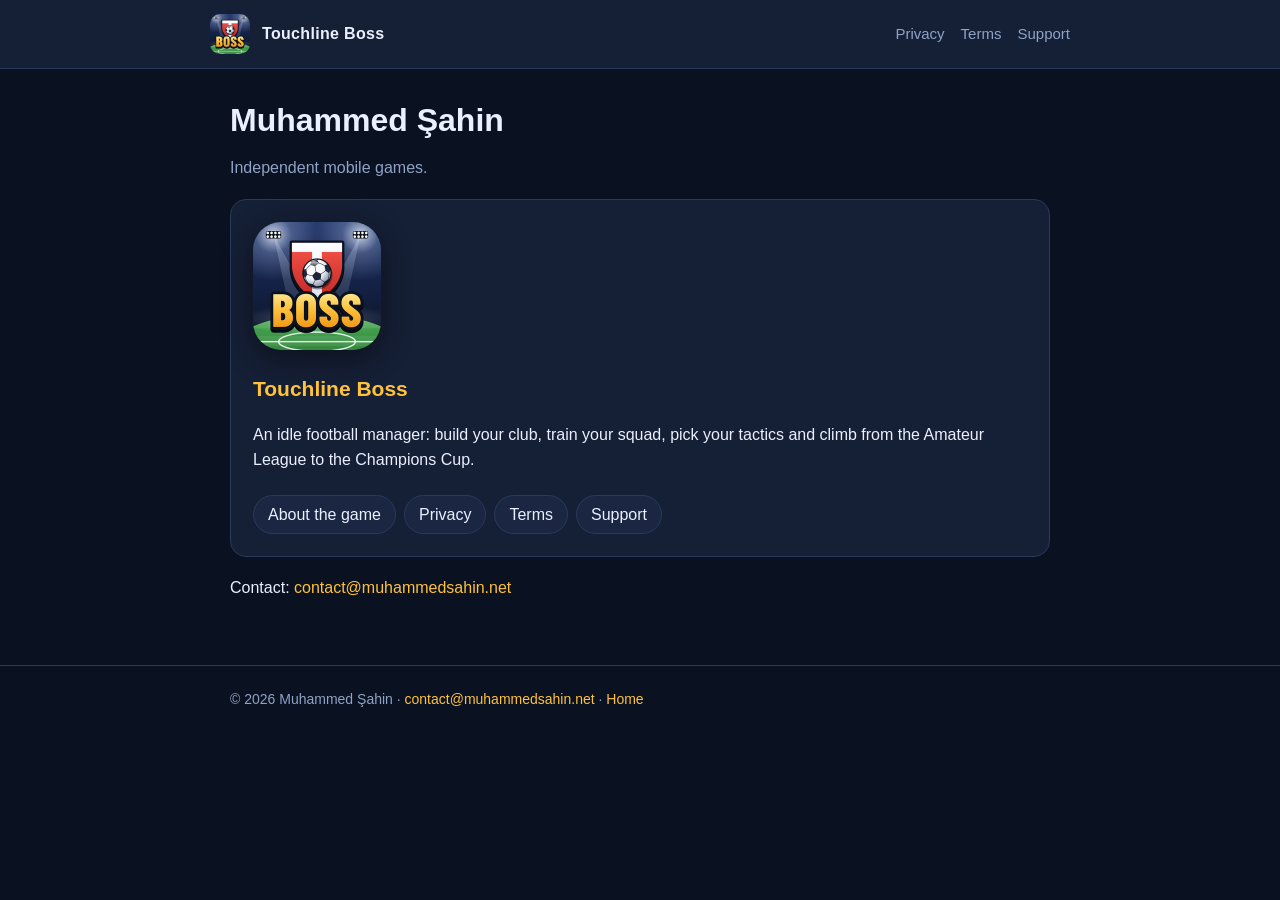
<file: index.html>
<!doctype html>
<html lang="en">
<head>
<meta charset="utf-8">
<meta name="viewport" content="width=device-width,initial-scale=1">
<title>Muhammed Şahin · Games</title>
<meta name="description" content="Mobile games by Muhammed Şahin">
<link rel="icon" href="assets/favicon-64.png">
<link rel="stylesheet" href="assets/style.css">
</head>
<body>
<header><div class="wrap bar">
<a class="brand" href="touchline-boss/"><img src="assets/touchline-boss-icon-256.png" alt="">Touchline Boss</a>
<nav><a href="touchline-boss/privacy/">Privacy</a><a href="touchline-boss/terms/">Terms</a><a href="touchline-boss/support/">Support</a></nav>
</div></header>
<main><div class="wrap">

<h1>Muhammed Şahin</h1>
<p class="muted">Independent mobile games.</p>
<div class="card hero">
  <img src="assets/touchline-boss-icon-256.png" alt="Touchline Boss icon">
  <div>
    <h2 style="margin-top:0">Touchline Boss</h2>
    <p>An idle football manager: build your club, train your squad, pick your tactics and climb from the Amateur League to the Champions Cup.</p>
    <a class="pill" href="touchline-boss/">About the game</a><a class="pill" href="touchline-boss/privacy/">Privacy</a><a class="pill" href="touchline-boss/terms/">Terms</a><a class="pill" href="touchline-boss/support/">Support</a>
  </div>
</div>
<p>Contact: <a href="mailto:contact@muhammedsahin.net">contact@muhammedsahin.net</a></p>
</div></main>
<footer><div class="wrap">© 2026 Muhammed Şahin · <a href="mailto:contact@muhammedsahin.net">contact@muhammedsahin.net</a> · <a href="">Home</a></div></footer>
</body>
</html>
</file>
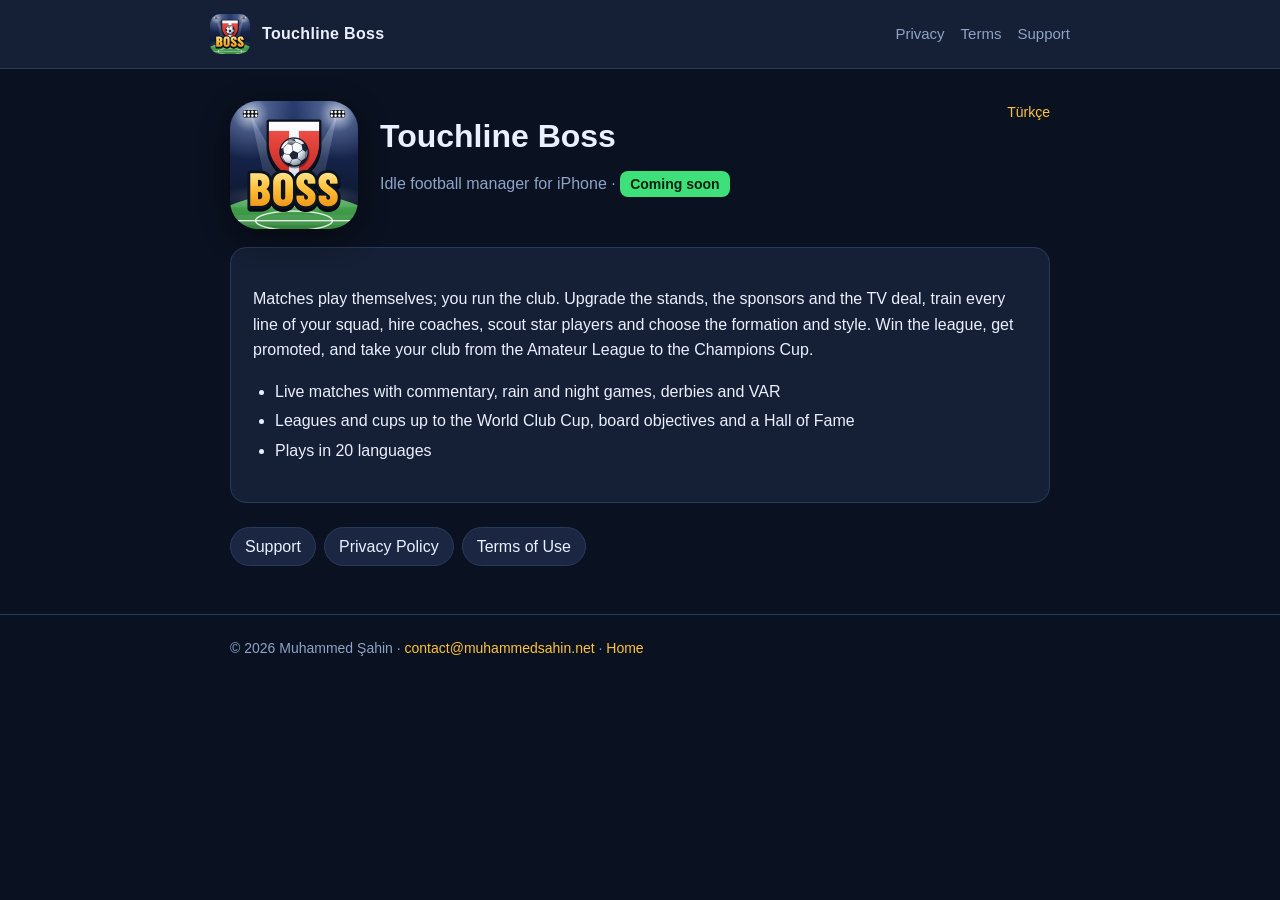
<file: touchline-boss/index.html>
<!doctype html>
<html lang="en">
<head>
<meta charset="utf-8">
<meta name="viewport" content="width=device-width,initial-scale=1">
<title>Touchline Boss</title>
<meta name="description" content="Touchline Boss, an idle football manager for iPhone">
<link rel="icon" href="../assets/favicon-64.png">
<link rel="stylesheet" href="../assets/style.css">
</head>
<body>
<header><div class="wrap bar">
<a class="brand" href="../touchline-boss/"><img src="../assets/touchline-boss-icon-256.png" alt="">Touchline Boss</a>
<nav><a href="../touchline-boss/privacy/">Privacy</a><a href="../touchline-boss/terms/">Terms</a><a href="../touchline-boss/support/">Support</a></nav>
</div></header>
<main><div class="wrap">
<a class="lang" href="tr/">Türkçe</a>
<div class="hero"><img src="../assets/touchline-boss-icon-512.png" alt="Touchline Boss icon">
<div><h1>Touchline Boss</h1><p class="muted">Idle football manager for iPhone · <span class="badge">Coming soon</span></p></div></div>
<div class="card">
  <p>Matches play themselves; you run the club. Upgrade the stands, the sponsors and the TV deal, train every line of your squad,
  hire coaches, scout star players and choose the formation and style. Win the league, get promoted, and take your club from the
  Amateur League to the Champions Cup.</p>
  <ul>
    <li>Live matches with commentary, rain and night games, derbies and VAR</li>
    <li>Leagues and cups up to the World Club Cup, board objectives and a Hall of Fame</li>
    <li>Plays in 20 languages</li>
  </ul>
</div>
<a class="pill" href="support/">Support</a><a class="pill" href="privacy/">Privacy Policy</a><a class="pill" href="terms/">Terms of Use</a>
</div></main>
<footer><div class="wrap">© 2026 Muhammed Şahin · <a href="mailto:contact@muhammedsahin.net">contact@muhammedsahin.net</a> · <a href="../">Home</a></div></footer>
</body>
</html>
</file>
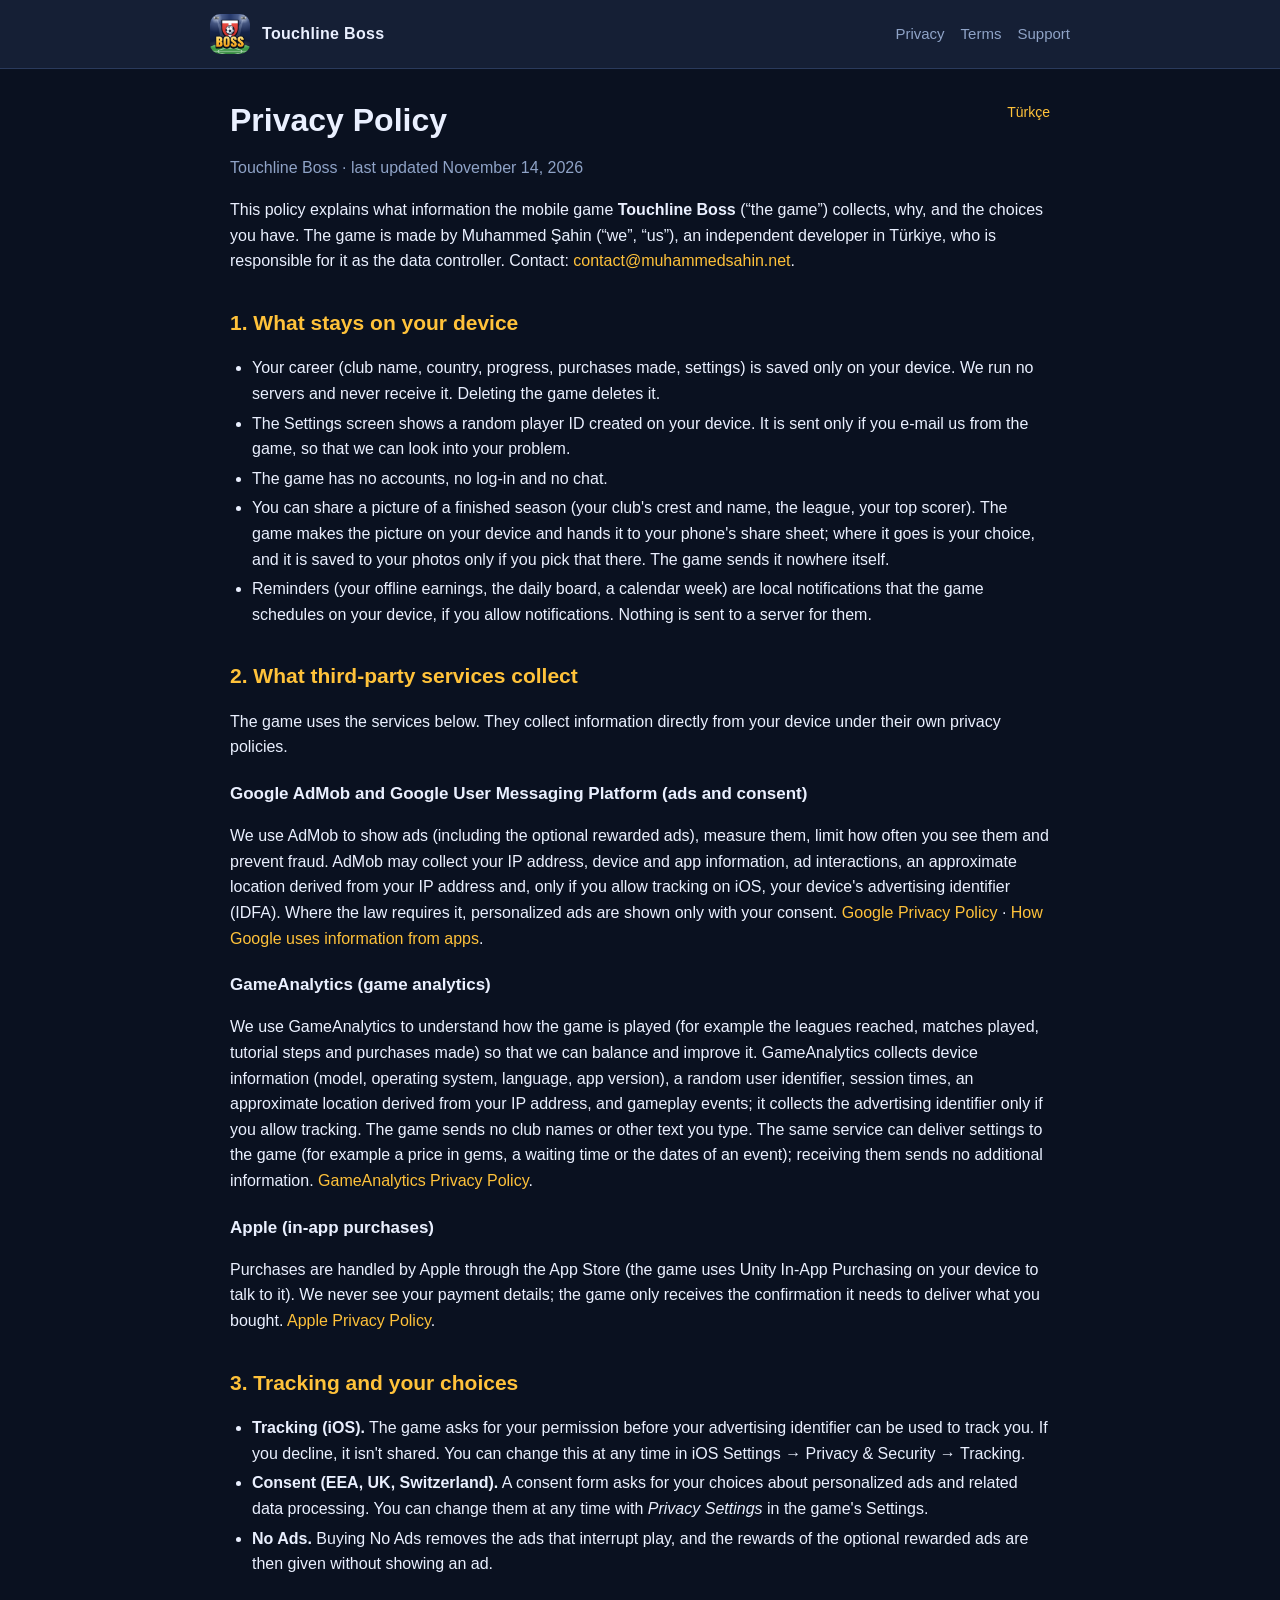
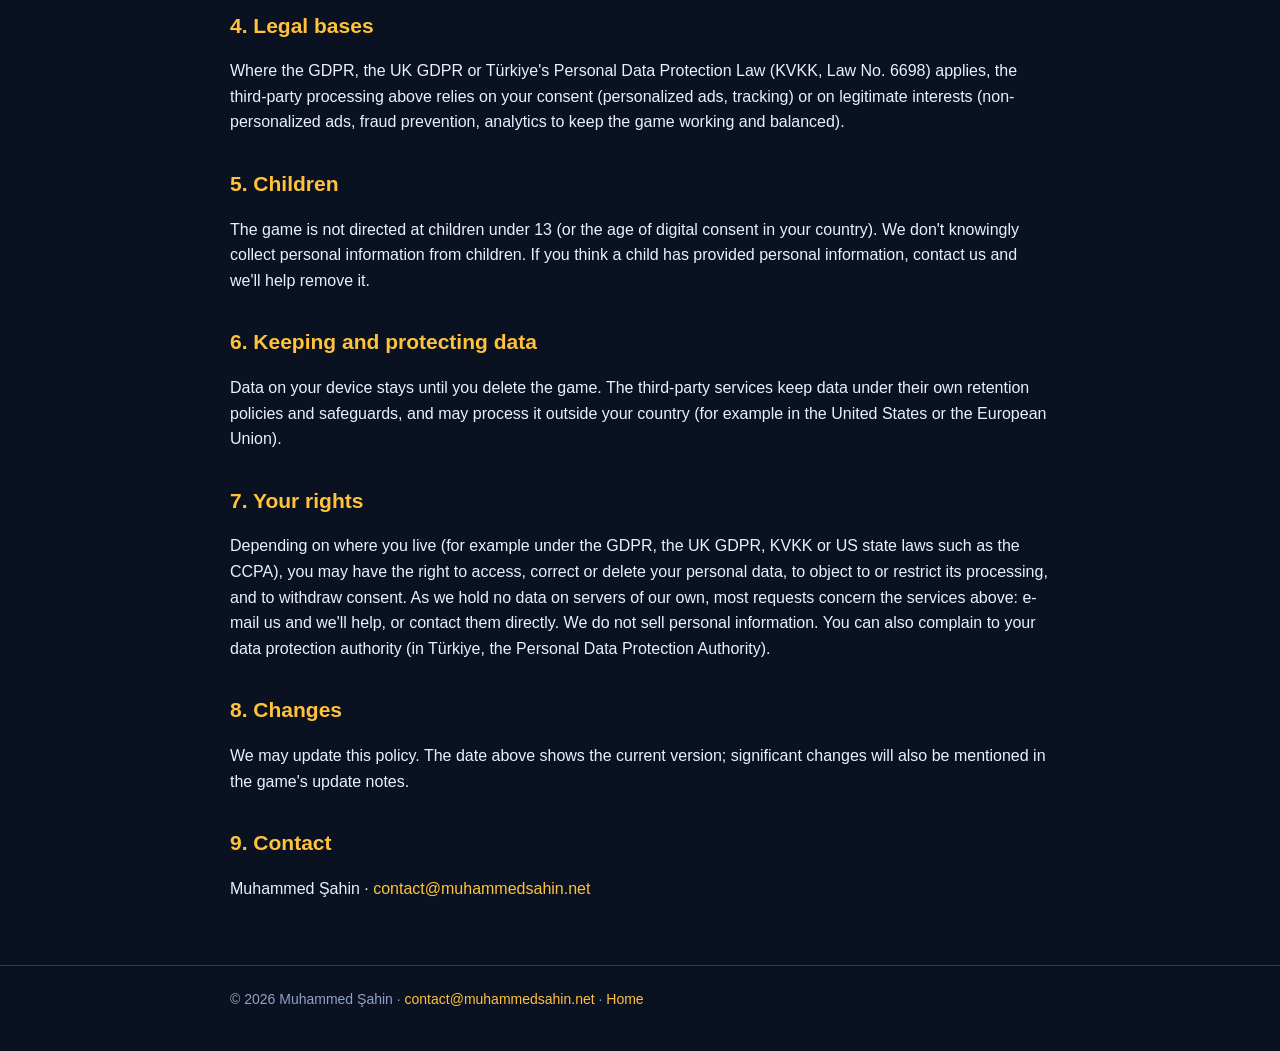
<file: touchline-boss/privacy/index.html>
<!doctype html>
<html lang="en">
<head>
<meta charset="utf-8">
<meta name="viewport" content="width=device-width,initial-scale=1">
<title>Touchline Boss · Privacy Policy</title>
<meta name="description" content="Touchline Boss privacy policy">
<link rel="icon" href="../../assets/favicon-64.png">
<link rel="stylesheet" href="../../assets/style.css">
</head>
<body>
<header><div class="wrap bar">
<a class="brand" href="../../touchline-boss/"><img src="../../assets/touchline-boss-icon-256.png" alt="">Touchline Boss</a>
<nav><a href="../../touchline-boss/privacy/">Privacy</a><a href="../../touchline-boss/terms/">Terms</a><a href="../../touchline-boss/support/">Support</a></nav>
</div></header>
<main><div class="wrap">
<a class="lang" href="tr/">Türkçe</a>
<h1>Privacy Policy</h1>
<p class="muted">Touchline Boss · last updated November 14, 2026</p>
<p>This policy explains what information the mobile game <strong>Touchline Boss</strong> (“the game”) collects, why, and the choices you have.
The game is made by Muhammed Şahin (“we”, “us”), an independent developer in Türkiye, who is responsible for it as the data controller.
Contact: <a href="mailto:contact@muhammedsahin.net">contact@muhammedsahin.net</a>.</p>

<h2>1. What stays on your device</h2>
<ul>
  <li>Your career (club name, country, progress, purchases made, settings) is saved only on your device. We run no servers and never receive it. Deleting the game deletes it.</li>
  <li>The Settings screen shows a random player ID created on your device. It is sent only if you e-mail us from the game, so that we can look into your problem.</li>
  <li>The game has no accounts, no log-in and no chat.</li>
  <li>You can share a picture of a finished season (your club's crest and name, the league, your top scorer). The game makes the picture on your device and hands it
  to your phone's share sheet; where it goes is your choice, and it is saved to your photos only if you pick that there. The game sends it nowhere itself.</li>
  <li>Reminders (your offline earnings, the daily board, a calendar week) are local notifications that the game schedules on your device, if you allow notifications.
  Nothing is sent to a server for them.</li>
</ul>

<h2>2. What third-party services collect</h2>
<p>The game uses the services below. They collect information directly from your device under their own privacy policies.</p>
<h3>Google AdMob and Google User Messaging Platform (ads and consent)</h3>
<p>We use AdMob to show ads (including the optional rewarded ads), measure them, limit how often you see them and prevent fraud. AdMob may collect your IP address,
device and app information, ad interactions, an approximate location derived from your IP address and, only if you allow tracking on iOS, your device's
advertising identifier (IDFA). Where the law requires it, personalized ads are shown only with your consent.
<a href="https://policies.google.com/privacy">Google Privacy Policy</a> · <a href="https://policies.google.com/technologies/partner-sites">How Google uses information from apps</a>.</p>
<h3>GameAnalytics (game analytics)</h3>
<p>We use GameAnalytics to understand how the game is played (for example the leagues reached, matches played, tutorial steps and purchases made) so that we can balance and improve it.
GameAnalytics collects device information (model, operating system, language, app version), a random user identifier, session times, an approximate location
derived from your IP address, and gameplay events; it collects the advertising identifier only if you allow tracking. The game sends no club names or other text you type.
The same service can deliver settings to the game (for example a price in gems, a waiting time or the dates of an event); receiving them sends no additional information.
<a href="https://www.gameanalytics.com/trust/privacy-notice">GameAnalytics Privacy Policy</a>.</p>
<h3>Apple (in-app purchases)</h3>
<p>Purchases are handled by Apple through the App Store (the game uses Unity In-App Purchasing on your device to talk to it). We never see your payment details;
the game only receives the confirmation it needs to deliver what you bought. <a href="https://www.apple.com/legal/privacy/">Apple Privacy Policy</a>.</p>

<h2>3. Tracking and your choices</h2>
<ul>
  <li><strong>Tracking (iOS).</strong> The game asks for your permission before your advertising identifier can be used to track you. If you decline, it isn't
  shared. You can change this at any time in iOS Settings → Privacy &amp; Security → Tracking.</li>
  <li><strong>Consent (EEA, UK, Switzerland).</strong> A consent form asks for your choices about personalized ads and related data processing. You can change
  them at any time with <em>Privacy Settings</em> in the game's Settings.</li>
  <li><strong>No Ads.</strong> Buying No Ads removes the ads that interrupt play, and the rewards of the optional rewarded ads are then given without showing an ad.</li>
</ul>

<h2>4. Legal bases</h2>
<p>Where the GDPR, the UK GDPR or Türkiye's Personal Data Protection Law (KVKK, Law No. 6698) applies, the third-party processing above relies on your consent
(personalized ads, tracking) or on legitimate interests (non-personalized ads, fraud prevention, analytics to keep the game working and balanced).</p>

<h2>5. Children</h2>
<p>The game is not directed at children under 13 (or the age of digital consent in your country). We don't knowingly collect personal information from
children. If you think a child has provided personal information, contact us and we'll help remove it.</p>

<h2>6. Keeping and protecting data</h2>
<p>Data on your device stays until you delete the game. The third-party services keep data under their own retention policies and safeguards, and may process
it outside your country (for example in the United States or the European Union).</p>

<h2>7. Your rights</h2>
<p>Depending on where you live (for example under the GDPR, the UK GDPR, KVKK or US state laws such as the CCPA), you may have the right to access, correct or
delete your personal data, to object to or restrict its processing, and to withdraw consent. As we hold no data on servers of our own, most requests concern
the services above: e-mail us and we'll help, or contact them directly. We do not sell personal information. You can also complain to your data protection
authority (in Türkiye, the Personal Data Protection Authority).</p>

<h2>8. Changes</h2>
<p>We may update this policy. The date above shows the current version; significant changes will also be mentioned in the game's update notes.</p>

<h2>9. Contact</h2>
<p>Muhammed Şahin · <a href="mailto:contact@muhammedsahin.net">contact@muhammedsahin.net</a></p>
</div></main>
<footer><div class="wrap">© 2026 Muhammed Şahin · <a href="mailto:contact@muhammedsahin.net">contact@muhammedsahin.net</a> · <a href="../../">Home</a></div></footer>
</body>
</html>
</file>
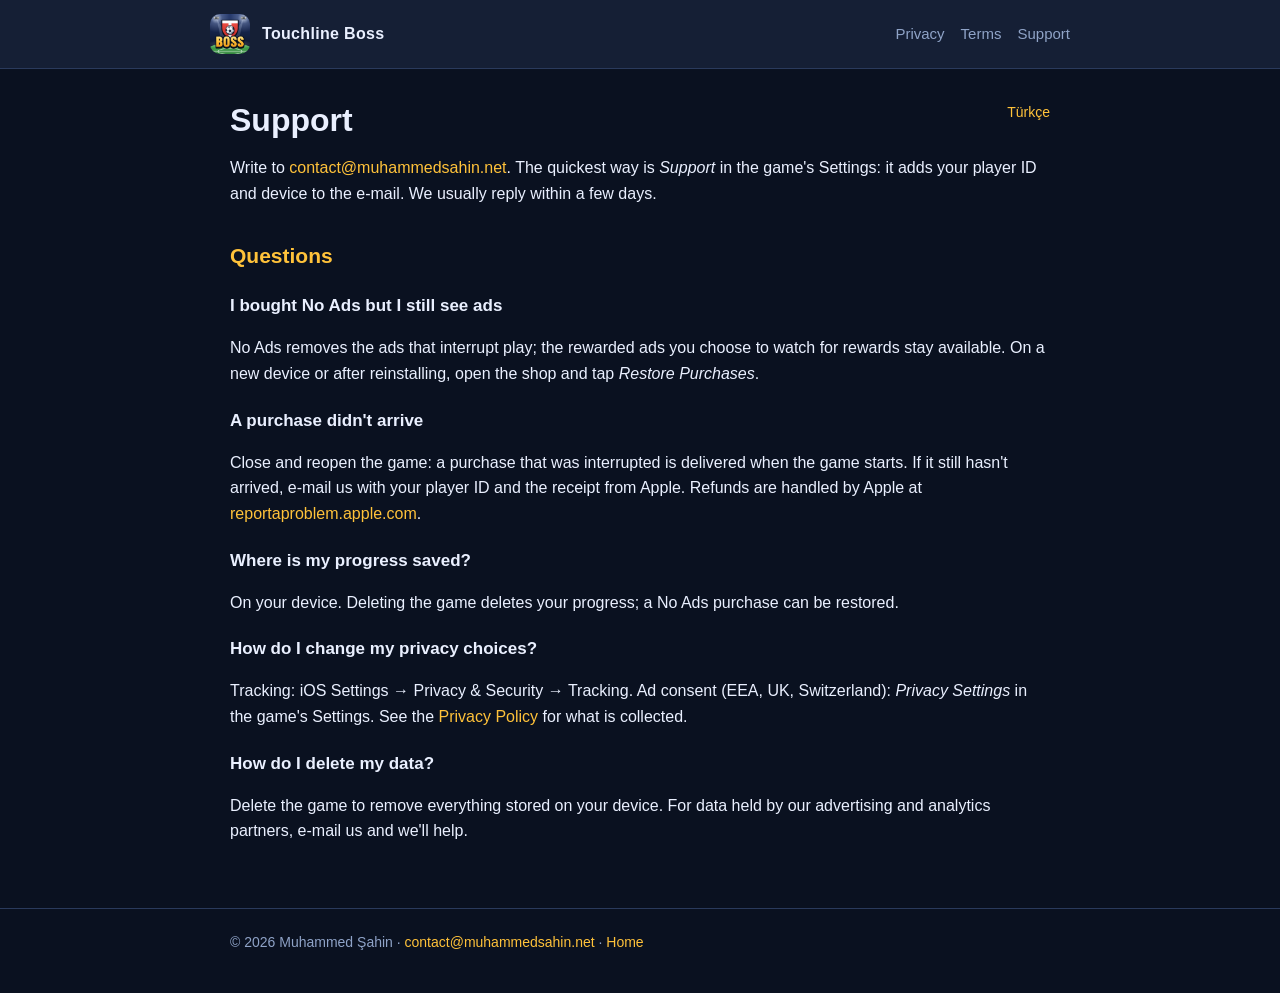
<file: touchline-boss/support/index.html>
<!doctype html>
<html lang="en">
<head>
<meta charset="utf-8">
<meta name="viewport" content="width=device-width,initial-scale=1">
<title>Touchline Boss · Support</title>
<meta name="description" content="Touchline Boss support">
<link rel="icon" href="../../assets/favicon-64.png">
<link rel="stylesheet" href="../../assets/style.css">
</head>
<body>
<header><div class="wrap bar">
<a class="brand" href="../../touchline-boss/"><img src="../../assets/touchline-boss-icon-256.png" alt="">Touchline Boss</a>
<nav><a href="../../touchline-boss/privacy/">Privacy</a><a href="../../touchline-boss/terms/">Terms</a><a href="../../touchline-boss/support/">Support</a></nav>
</div></header>
<main><div class="wrap">
<a class="lang" href="tr/">Türkçe</a>
<h1>Support</h1>
<p>Write to <a href="mailto:contact@muhammedsahin.net?subject=Touchline%20Boss%20support">contact@muhammedsahin.net</a>. The quickest way is <em>Support</em> in the game's Settings: it adds your
player ID and device to the e-mail. We usually reply within a few days.</p>
<h2>Questions</h2>
<h3>I bought No Ads but I still see ads</h3>
<p>No Ads removes the ads that interrupt play; the rewarded ads you choose to watch for rewards stay available. On a new device or after reinstalling, open the shop and tap <em>Restore Purchases</em>.</p>
<h3>A purchase didn't arrive</h3>
<p>Close and reopen the game: a purchase that was interrupted is delivered when the game starts. If it still hasn't arrived, e-mail us with your player ID and the
receipt from Apple. Refunds are handled by Apple at <a href="https://reportaproblem.apple.com">reportaproblem.apple.com</a>.</p>
<h3>Where is my progress saved?</h3>
<p>On your device. Deleting the game deletes your progress; a No Ads purchase can be restored.</p>
<h3>How do I change my privacy choices?</h3>
<p>Tracking: iOS Settings → Privacy &amp; Security → Tracking. Ad consent (EEA, UK, Switzerland): <em>Privacy Settings</em> in the game's Settings.
See the <a href="../privacy/">Privacy Policy</a> for what is collected.</p>
<h3>How do I delete my data?</h3>
<p>Delete the game to remove everything stored on your device. For data held by our advertising and analytics partners, e-mail us and we'll help.</p>
</div></main>
<footer><div class="wrap">© 2026 Muhammed Şahin · <a href="mailto:contact@muhammedsahin.net">contact@muhammedsahin.net</a> · <a href="../../">Home</a></div></footer>
</body>
</html>
</file>
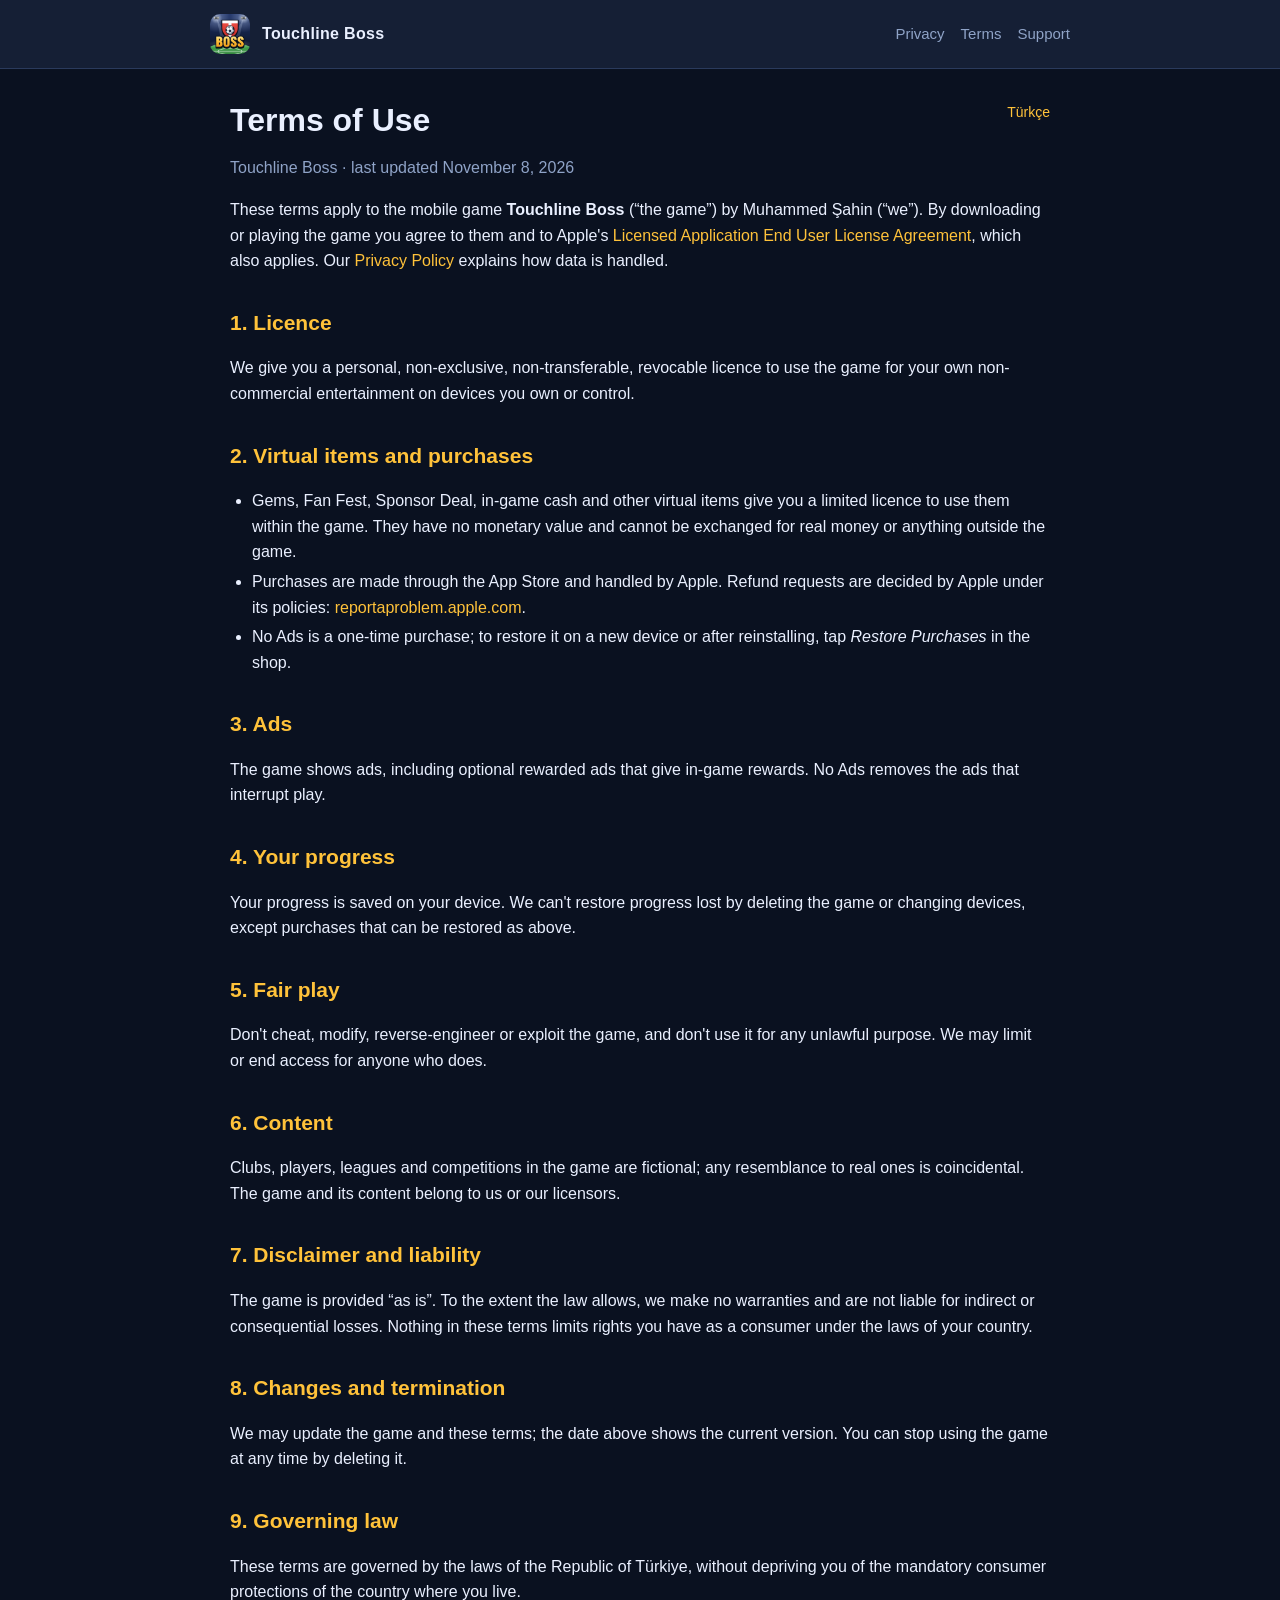
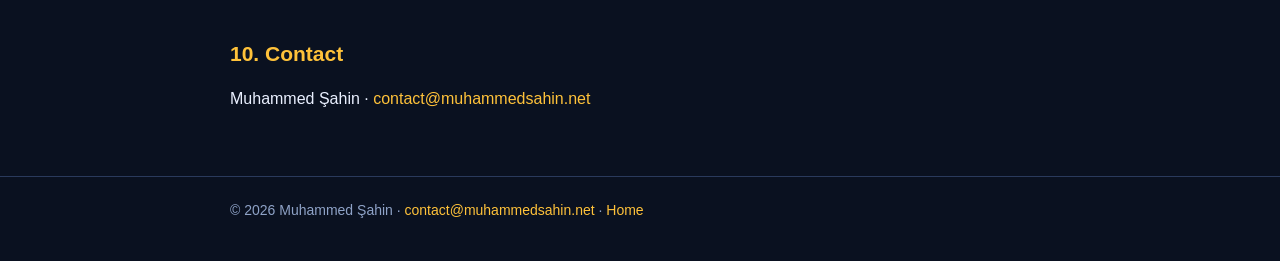
<file: touchline-boss/terms/index.html>
<!doctype html>
<html lang="en">
<head>
<meta charset="utf-8">
<meta name="viewport" content="width=device-width,initial-scale=1">
<title>Touchline Boss · Terms of Use</title>
<meta name="description" content="Touchline Boss terms of use">
<link rel="icon" href="../../assets/favicon-64.png">
<link rel="stylesheet" href="../../assets/style.css">
</head>
<body>
<header><div class="wrap bar">
<a class="brand" href="../../touchline-boss/"><img src="../../assets/touchline-boss-icon-256.png" alt="">Touchline Boss</a>
<nav><a href="../../touchline-boss/privacy/">Privacy</a><a href="../../touchline-boss/terms/">Terms</a><a href="../../touchline-boss/support/">Support</a></nav>
</div></header>
<main><div class="wrap">
<a class="lang" href="tr/">Türkçe</a>
<h1>Terms of Use</h1>
<p class="muted">Touchline Boss · last updated November 8, 2026</p>
<p>These terms apply to the mobile game <strong>Touchline Boss</strong> (“the game”) by Muhammed Şahin (“we”). By downloading or playing the game you agree to them and to
Apple's <a href="https://www.apple.com/legal/internet-services/itunes/dev/stdeula/">Licensed Application End User License Agreement</a>, which also applies. Our <a href="../privacy/">Privacy Policy</a> explains how data is handled.</p>
<h2>1. Licence</h2>
<p>We give you a personal, non-exclusive, non-transferable, revocable licence to use the game for your own non-commercial entertainment on devices you own or control.</p>
<h2>2. Virtual items and purchases</h2>
<ul>
  <li>Gems, Fan Fest, Sponsor Deal, in-game cash and other virtual items give you a limited licence to use them within the game. They have no monetary value and cannot be
  exchanged for real money or anything outside the game.</li>
  <li>Purchases are made through the App Store and handled by Apple. Refund requests are decided by Apple under its policies: <a href="https://reportaproblem.apple.com">reportaproblem.apple.com</a>.</li>
  <li>No Ads is a one-time purchase; to restore it on a new device or after reinstalling, tap <em>Restore Purchases</em> in the shop.</li>
</ul>
<h2>3. Ads</h2>
<p>The game shows ads, including optional rewarded ads that give in-game rewards. No Ads removes the ads that interrupt play.</p>
<h2>4. Your progress</h2>
<p>Your progress is saved on your device. We can't restore progress lost by deleting the game or changing devices, except purchases that can be restored as above.</p>
<h2>5. Fair play</h2>
<p>Don't cheat, modify, reverse-engineer or exploit the game, and don't use it for any unlawful purpose. We may limit or end access for anyone who does.</p>
<h2>6. Content</h2>
<p>Clubs, players, leagues and competitions in the game are fictional; any resemblance to real ones is coincidental. The game and its content belong to us or our licensors.</p>
<h2>7. Disclaimer and liability</h2>
<p>The game is provided “as is”. To the extent the law allows, we make no warranties and are not liable for indirect or consequential losses. Nothing in these terms
limits rights you have as a consumer under the laws of your country.</p>
<h2>8. Changes and termination</h2>
<p>We may update the game and these terms; the date above shows the current version. You can stop using the game at any time by deleting it.</p>
<h2>9. Governing law</h2>
<p>These terms are governed by the laws of the Republic of Türkiye, without depriving you of the mandatory consumer protections of the country where you live.</p>
<h2>10. Contact</h2>
<p>Muhammed Şahin · <a href="mailto:contact@muhammedsahin.net">contact@muhammedsahin.net</a></p>
</div></main>
<footer><div class="wrap">© 2026 Muhammed Şahin · <a href="mailto:contact@muhammedsahin.net">contact@muhammedsahin.net</a> · <a href="../../">Home</a></div></footer>
</body>
</html>
</file>
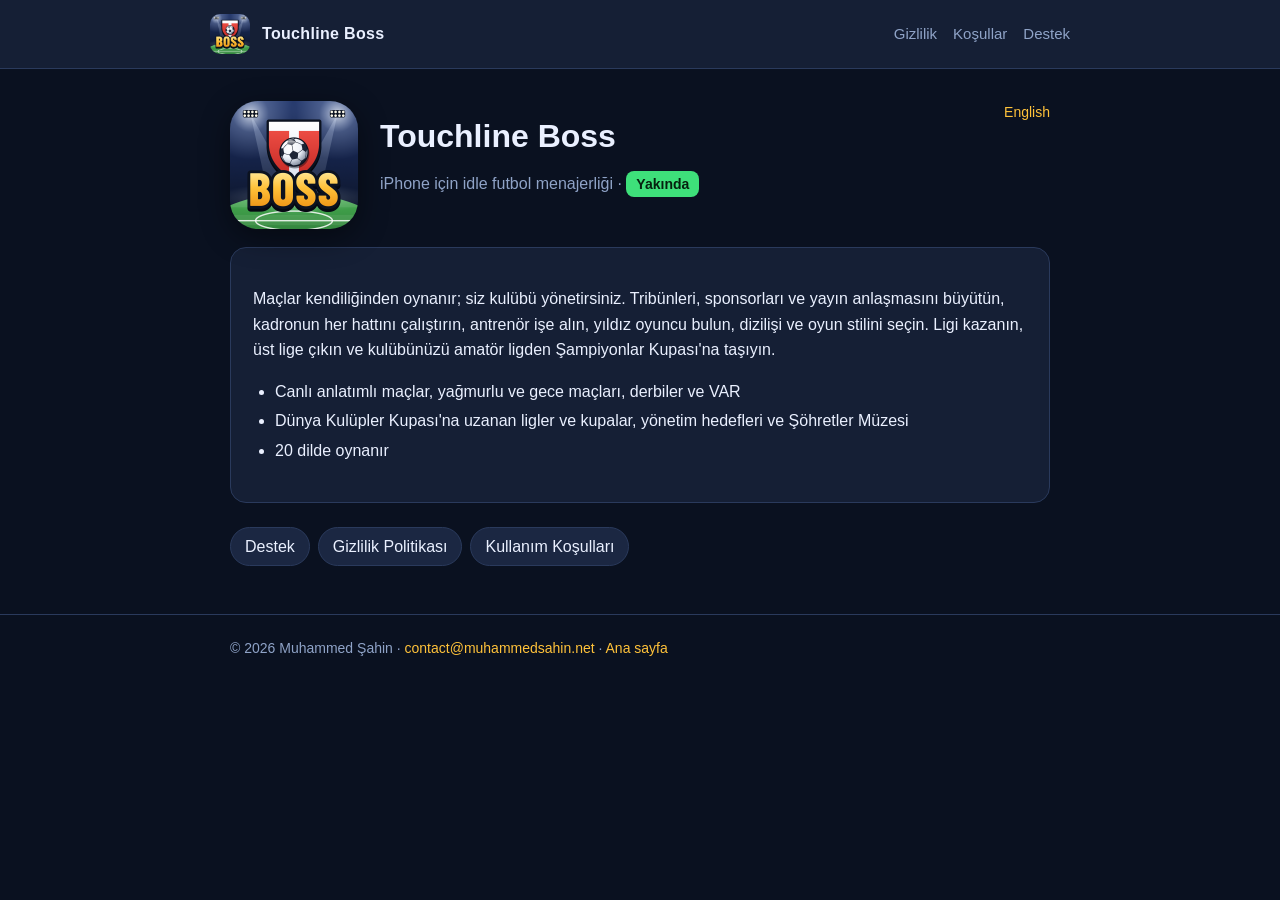
<file: touchline-boss/tr/index.html>
<!doctype html>
<html lang="tr">
<head>
<meta charset="utf-8">
<meta name="viewport" content="width=device-width,initial-scale=1">
<title>Touchline Boss</title>
<meta name="description" content="Touchline Boss, iPhone için idle futbol menajerliği">
<link rel="icon" href="../../assets/favicon-64.png">
<link rel="stylesheet" href="../../assets/style.css">
</head>
<body>
<header><div class="wrap bar">
<a class="brand" href="../../touchline-boss/tr/"><img src="../../assets/touchline-boss-icon-256.png" alt="">Touchline Boss</a>
<nav><a href="../../touchline-boss/privacy/tr/">Gizlilik</a><a href="../../touchline-boss/terms/tr/">Koşullar</a><a href="../../touchline-boss/support/tr/">Destek</a></nav>
</div></header>
<main><div class="wrap">
<a class="lang" href="../">English</a>
<div class="hero"><img src="../../assets/touchline-boss-icon-512.png" alt="Touchline Boss simgesi">
<div><h1>Touchline Boss</h1><p class="muted">iPhone için idle futbol menajerliği · <span class="badge">Yakında</span></p></div></div>
<div class="card">
  <p>Maçlar kendiliğinden oynanır; siz kulübü yönetirsiniz. Tribünleri, sponsorları ve yayın anlaşmasını büyütün, kadronun her hattını
  çalıştırın, antrenör işe alın, yıldız oyuncu bulun, dizilişi ve oyun stilini seçin. Ligi kazanın, üst lige çıkın ve kulübünüzü amatör
  ligden Şampiyonlar Kupası'na taşıyın.</p>
  <ul>
    <li>Canlı anlatımlı maçlar, yağmurlu ve gece maçları, derbiler ve VAR</li>
    <li>Dünya Kulüpler Kupası'na uzanan ligler ve kupalar, yönetim hedefleri ve Şöhretler Müzesi</li>
    <li>20 dilde oynanır</li>
  </ul>
</div>
<a class="pill" href="../support/tr/">Destek</a><a class="pill" href="../privacy/tr/">Gizlilik Politikası</a><a class="pill" href="../terms/tr/">Kullanım Koşulları</a>
</div></main>
<footer><div class="wrap">© 2026 Muhammed Şahin · <a href="mailto:contact@muhammedsahin.net">contact@muhammedsahin.net</a> · <a href="../../">Ana sayfa</a></div></footer>
</body>
</html>
</file>
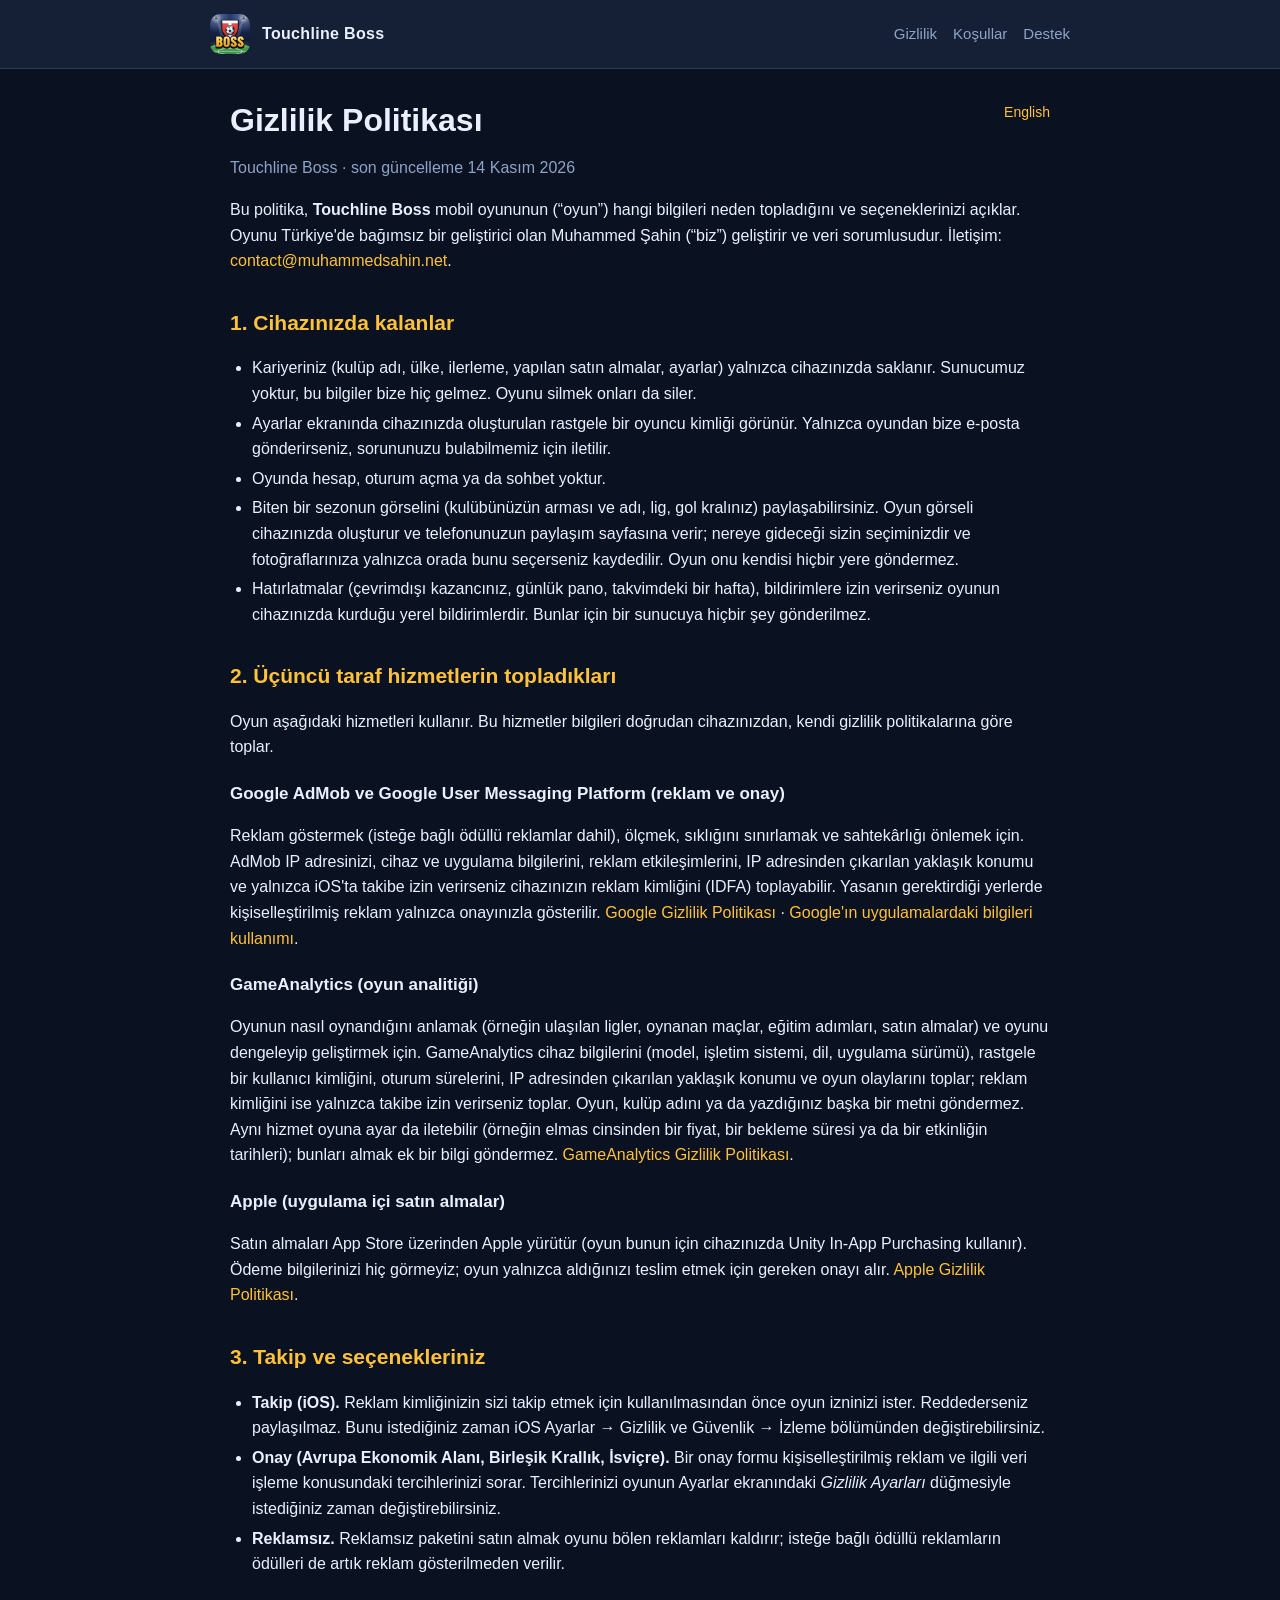
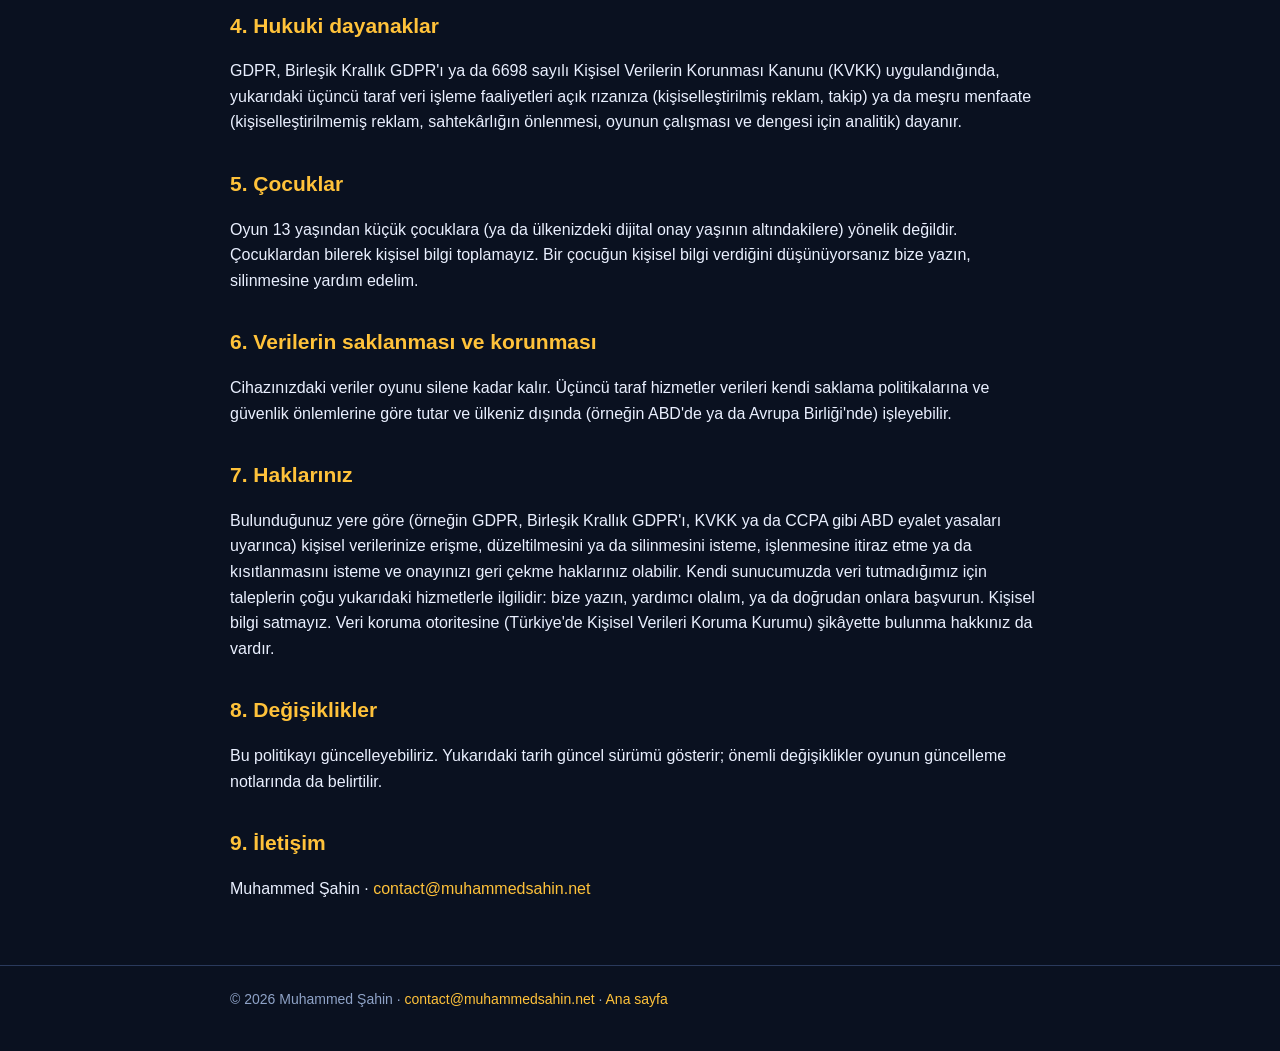
<file: touchline-boss/privacy/tr/index.html>
<!doctype html>
<html lang="tr">
<head>
<meta charset="utf-8">
<meta name="viewport" content="width=device-width,initial-scale=1">
<title>Touchline Boss · Gizlilik Politikası</title>
<meta name="description" content="Touchline Boss gizlilik politikası">
<link rel="icon" href="../../../assets/favicon-64.png">
<link rel="stylesheet" href="../../../assets/style.css">
</head>
<body>
<header><div class="wrap bar">
<a class="brand" href="../../../touchline-boss/tr/"><img src="../../../assets/touchline-boss-icon-256.png" alt="">Touchline Boss</a>
<nav><a href="../../../touchline-boss/privacy/tr/">Gizlilik</a><a href="../../../touchline-boss/terms/tr/">Koşullar</a><a href="../../../touchline-boss/support/tr/">Destek</a></nav>
</div></header>
<main><div class="wrap">
<a class="lang" href="../">English</a>
<h1>Gizlilik Politikası</h1>
<p class="muted">Touchline Boss · son güncelleme 14 Kasım 2026</p>
<p>Bu politika, <strong>Touchline Boss</strong> mobil oyununun (“oyun”) hangi bilgileri neden topladığını ve seçeneklerinizi açıklar. Oyunu Türkiye'de
bağımsız bir geliştirici olan Muhammed Şahin (“biz”) geliştirir ve veri sorumlusudur. İletişim: <a href="mailto:contact@muhammedsahin.net">contact@muhammedsahin.net</a>.</p>

<h2>1. Cihazınızda kalanlar</h2>
<ul>
  <li>Kariyeriniz (kulüp adı, ülke, ilerleme, yapılan satın almalar, ayarlar) yalnızca cihazınızda saklanır. Sunucumuz yoktur, bu bilgiler bize hiç gelmez. Oyunu silmek onları da siler.</li>
  <li>Ayarlar ekranında cihazınızda oluşturulan rastgele bir oyuncu kimliği görünür. Yalnızca oyundan bize e-posta gönderirseniz, sorununuzu bulabilmemiz için iletilir.</li>
  <li>Oyunda hesap, oturum açma ya da sohbet yoktur.</li>
  <li>Biten bir sezonun görselini (kulübünüzün arması ve adı, lig, gol kralınız) paylaşabilirsiniz. Oyun görseli cihazınızda oluşturur ve telefonunuzun paylaşım
  sayfasına verir; nereye gideceği sizin seçiminizdir ve fotoğraflarınıza yalnızca orada bunu seçerseniz kaydedilir. Oyun onu kendisi hiçbir yere göndermez.</li>
  <li>Hatırlatmalar (çevrimdışı kazancınız, günlük pano, takvimdeki bir hafta), bildirimlere izin verirseniz oyunun cihazınızda kurduğu yerel bildirimlerdir.
  Bunlar için bir sunucuya hiçbir şey gönderilmez.</li>
</ul>

<h2>2. Üçüncü taraf hizmetlerin topladıkları</h2>
<p>Oyun aşağıdaki hizmetleri kullanır. Bu hizmetler bilgileri doğrudan cihazınızdan, kendi gizlilik politikalarına göre toplar.</p>
<h3>Google AdMob ve Google User Messaging Platform (reklam ve onay)</h3>
<p>Reklam göstermek (isteğe bağlı ödüllü reklamlar dahil), ölçmek, sıklığını sınırlamak ve sahtekârlığı önlemek için. AdMob IP adresinizi, cihaz ve uygulama
bilgilerini, reklam etkileşimlerini, IP adresinden çıkarılan yaklaşık konumu ve yalnızca iOS'ta takibe izin verirseniz cihazınızın reklam kimliğini (IDFA)
toplayabilir. Yasanın gerektirdiği yerlerde kişiselleştirilmiş reklam yalnızca onayınızla gösterilir.
<a href="https://policies.google.com/privacy">Google Gizlilik Politikası</a> · <a href="https://policies.google.com/technologies/partner-sites">Google'ın uygulamalardaki bilgileri kullanımı</a>.</p>
<h3>GameAnalytics (oyun analitiği)</h3>
<p>Oyunun nasıl oynandığını anlamak (örneğin ulaşılan ligler, oynanan maçlar, eğitim adımları, satın almalar) ve oyunu dengeleyip geliştirmek için. GameAnalytics
cihaz bilgilerini (model, işletim sistemi, dil, uygulama sürümü), rastgele bir kullanıcı kimliğini, oturum sürelerini, IP adresinden çıkarılan yaklaşık konumu
ve oyun olaylarını toplar; reklam kimliğini ise yalnızca takibe izin verirseniz toplar. Oyun, kulüp adını ya da yazdığınız başka bir metni göndermez.
Aynı hizmet oyuna ayar da iletebilir (örneğin elmas cinsinden bir fiyat, bir bekleme süresi ya da bir etkinliğin tarihleri); bunları almak ek bir bilgi göndermez.
<a href="https://www.gameanalytics.com/trust/privacy-notice">GameAnalytics Gizlilik Politikası</a>.</p>
<h3>Apple (uygulama içi satın almalar)</h3>
<p>Satın almaları App Store üzerinden Apple yürütür (oyun bunun için cihazınızda Unity In-App Purchasing kullanır). Ödeme bilgilerinizi hiç görmeyiz; oyun yalnızca
aldığınızı teslim etmek için gereken onayı alır. <a href="https://www.apple.com/legal/privacy/">Apple Gizlilik Politikası</a>.</p>

<h2>3. Takip ve seçenekleriniz</h2>
<ul>
  <li><strong>Takip (iOS).</strong> Reklam kimliğinizin sizi takip etmek için kullanılmasından önce oyun izninizi ister. Reddederseniz paylaşılmaz.
  Bunu istediğiniz zaman iOS Ayarlar → Gizlilik ve Güvenlik → İzleme bölümünden değiştirebilirsiniz.</li>
  <li><strong>Onay (Avrupa Ekonomik Alanı, Birleşik Krallık, İsviçre).</strong> Bir onay formu kişiselleştirilmiş reklam ve ilgili veri işleme konusundaki tercihlerinizi sorar.
  Tercihlerinizi oyunun Ayarlar ekranındaki <em>Gizlilik Ayarları</em> düğmesiyle istediğiniz zaman değiştirebilirsiniz.</li>
  <li><strong>Reklamsız.</strong> Reklamsız paketini satın almak oyunu bölen reklamları kaldırır; isteğe bağlı ödüllü reklamların ödülleri de artık reklam gösterilmeden verilir.</li>
</ul>

<h2>4. Hukuki dayanaklar</h2>
<p>GDPR, Birleşik Krallık GDPR'ı ya da 6698 sayılı Kişisel Verilerin Korunması Kanunu (KVKK) uygulandığında, yukarıdaki üçüncü taraf veri işleme faaliyetleri açık rızanıza
(kişiselleştirilmiş reklam, takip) ya da meşru menfaate (kişiselleştirilmemiş reklam, sahtekârlığın önlenmesi, oyunun çalışması ve dengesi için analitik) dayanır.</p>

<h2>5. Çocuklar</h2>
<p>Oyun 13 yaşından küçük çocuklara (ya da ülkenizdeki dijital onay yaşının altındakilere) yönelik değildir. Çocuklardan bilerek kişisel bilgi toplamayız.
Bir çocuğun kişisel bilgi verdiğini düşünüyorsanız bize yazın, silinmesine yardım edelim.</p>

<h2>6. Verilerin saklanması ve korunması</h2>
<p>Cihazınızdaki veriler oyunu silene kadar kalır. Üçüncü taraf hizmetler verileri kendi saklama politikalarına ve güvenlik önlemlerine göre tutar ve
ülkeniz dışında (örneğin ABD'de ya da Avrupa Birliği'nde) işleyebilir.</p>

<h2>7. Haklarınız</h2>
<p>Bulunduğunuz yere göre (örneğin GDPR, Birleşik Krallık GDPR'ı, KVKK ya da CCPA gibi ABD eyalet yasaları uyarınca) kişisel verilerinize erişme, düzeltilmesini ya da
silinmesini isteme, işlenmesine itiraz etme ya da kısıtlanmasını isteme ve onayınızı geri çekme haklarınız olabilir. Kendi sunucumuzda veri tutmadığımız için
taleplerin çoğu yukarıdaki hizmetlerle ilgilidir: bize yazın, yardımcı olalım, ya da doğrudan onlara başvurun. Kişisel bilgi satmayız. Veri koruma otoritesine
(Türkiye'de Kişisel Verileri Koruma Kurumu) şikâyette bulunma hakkınız da vardır.</p>

<h2>8. Değişiklikler</h2>
<p>Bu politikayı güncelleyebiliriz. Yukarıdaki tarih güncel sürümü gösterir; önemli değişiklikler oyunun güncelleme notlarında da belirtilir.</p>

<h2>9. İletişim</h2>
<p>Muhammed Şahin · <a href="mailto:contact@muhammedsahin.net">contact@muhammedsahin.net</a></p>
</div></main>
<footer><div class="wrap">© 2026 Muhammed Şahin · <a href="mailto:contact@muhammedsahin.net">contact@muhammedsahin.net</a> · <a href="../../../">Ana sayfa</a></div></footer>
</body>
</html>
</file>
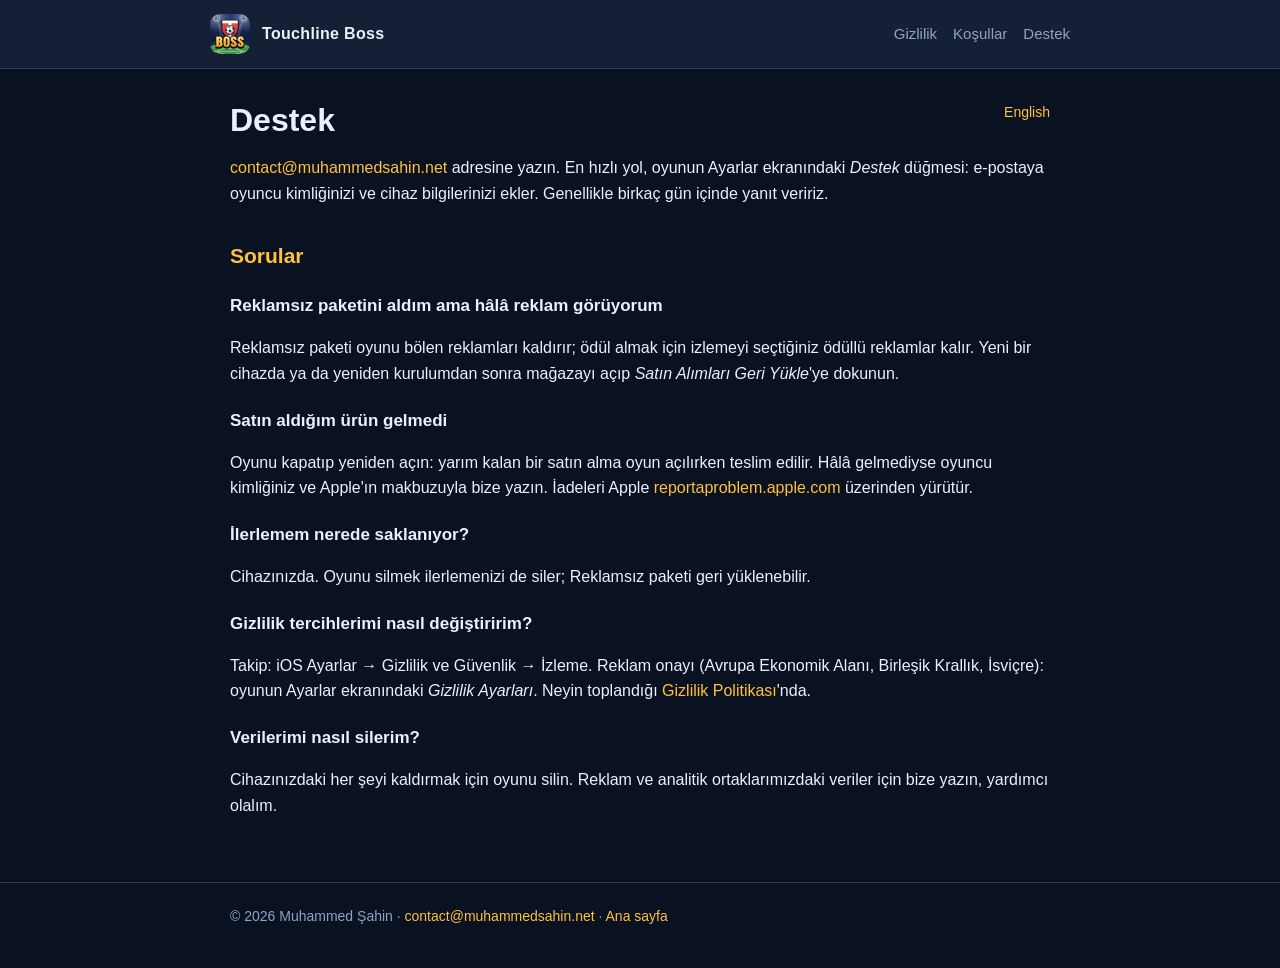
<file: touchline-boss/support/tr/index.html>
<!doctype html>
<html lang="tr">
<head>
<meta charset="utf-8">
<meta name="viewport" content="width=device-width,initial-scale=1">
<title>Touchline Boss · Destek</title>
<meta name="description" content="Touchline Boss destek">
<link rel="icon" href="../../../assets/favicon-64.png">
<link rel="stylesheet" href="../../../assets/style.css">
</head>
<body>
<header><div class="wrap bar">
<a class="brand" href="../../../touchline-boss/tr/"><img src="../../../assets/touchline-boss-icon-256.png" alt="">Touchline Boss</a>
<nav><a href="../../../touchline-boss/privacy/tr/">Gizlilik</a><a href="../../../touchline-boss/terms/tr/">Koşullar</a><a href="../../../touchline-boss/support/tr/">Destek</a></nav>
</div></header>
<main><div class="wrap">
<a class="lang" href="../">English</a>
<h1>Destek</h1>
<p><a href="mailto:contact@muhammedsahin.net?subject=Touchline%20Boss%20destek">contact@muhammedsahin.net</a> adresine yazın. En hızlı yol, oyunun Ayarlar ekranındaki <em>Destek</em> düğmesi: e-postaya
oyuncu kimliğinizi ve cihaz bilgilerinizi ekler. Genellikle birkaç gün içinde yanıt veririz.</p>
<h2>Sorular</h2>
<h3>Reklamsız paketini aldım ama hâlâ reklam görüyorum</h3>
<p>Reklamsız paketi oyunu bölen reklamları kaldırır; ödül almak için izlemeyi seçtiğiniz ödüllü reklamlar kalır. Yeni bir cihazda ya da yeniden kurulumdan sonra mağazayı açıp <em>Satın Alımları Geri Yükle</em>'ye dokunun.</p>
<h3>Satın aldığım ürün gelmedi</h3>
<p>Oyunu kapatıp yeniden açın: yarım kalan bir satın alma oyun açılırken teslim edilir. Hâlâ gelmediyse oyuncu kimliğiniz ve Apple'ın makbuzuyla bize yazın.
İadeleri Apple <a href="https://reportaproblem.apple.com">reportaproblem.apple.com</a> üzerinden yürütür.</p>
<h3>İlerlemem nerede saklanıyor?</h3>
<p>Cihazınızda. Oyunu silmek ilerlemenizi de siler; Reklamsız paketi geri yüklenebilir.</p>
<h3>Gizlilik tercihlerimi nasıl değiştiririm?</h3>
<p>Takip: iOS Ayarlar → Gizlilik ve Güvenlik → İzleme. Reklam onayı (Avrupa Ekonomik Alanı, Birleşik Krallık, İsviçre): oyunun Ayarlar ekranındaki <em>Gizlilik Ayarları</em>.
Neyin toplandığı <a href="../../privacy/tr/">Gizlilik Politikası</a>'nda.</p>
<h3>Verilerimi nasıl silerim?</h3>
<p>Cihazınızdaki her şeyi kaldırmak için oyunu silin. Reklam ve analitik ortaklarımızdaki veriler için bize yazın, yardımcı olalım.</p>
</div></main>
<footer><div class="wrap">© 2026 Muhammed Şahin · <a href="mailto:contact@muhammedsahin.net">contact@muhammedsahin.net</a> · <a href="../../../">Ana sayfa</a></div></footer>
</body>
</html>
</file>
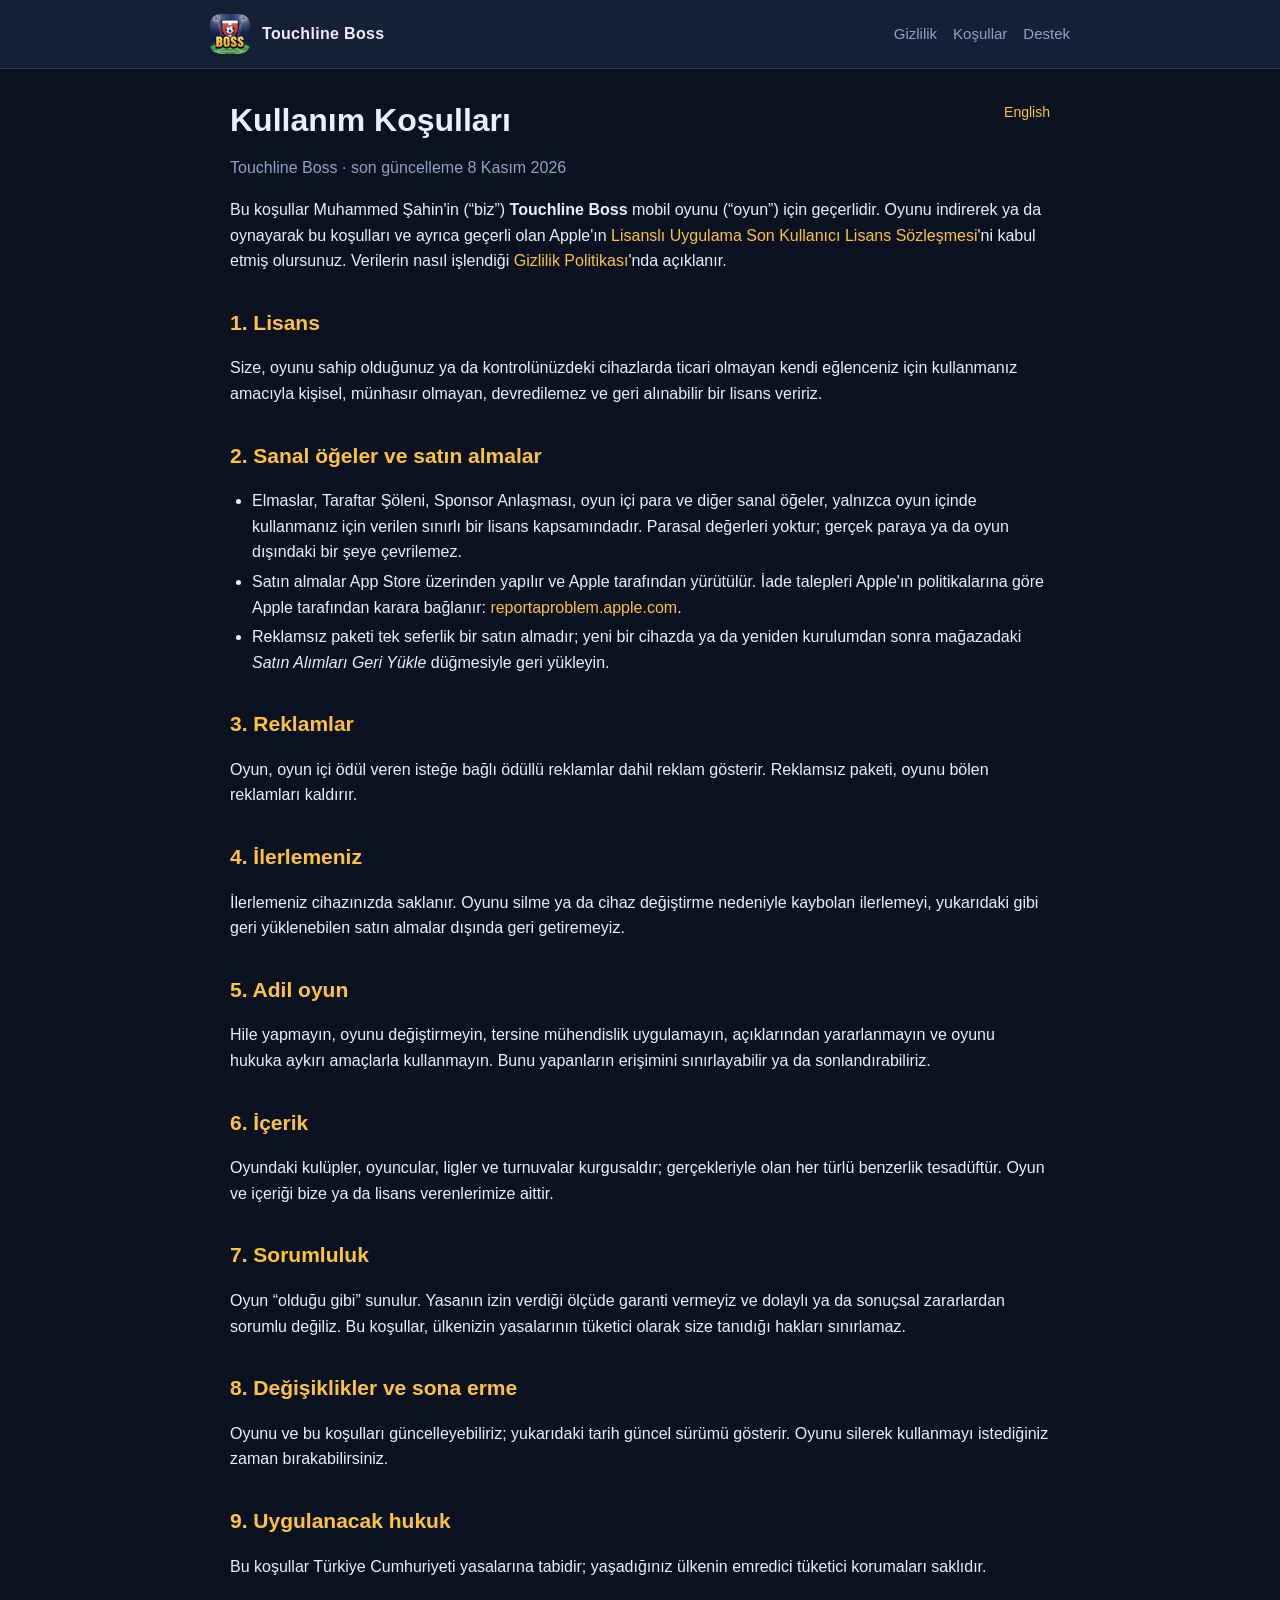
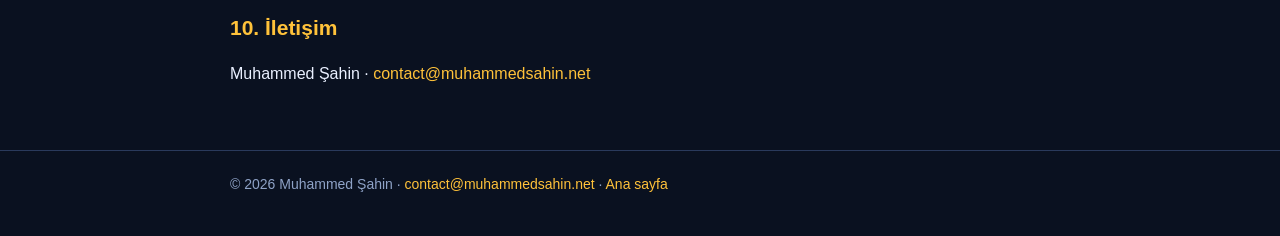
<file: touchline-boss/terms/tr/index.html>
<!doctype html>
<html lang="tr">
<head>
<meta charset="utf-8">
<meta name="viewport" content="width=device-width,initial-scale=1">
<title>Touchline Boss · Kullanım Koşulları</title>
<meta name="description" content="Touchline Boss kullanım koşulları">
<link rel="icon" href="../../../assets/favicon-64.png">
<link rel="stylesheet" href="../../../assets/style.css">
</head>
<body>
<header><div class="wrap bar">
<a class="brand" href="../../../touchline-boss/tr/"><img src="../../../assets/touchline-boss-icon-256.png" alt="">Touchline Boss</a>
<nav><a href="../../../touchline-boss/privacy/tr/">Gizlilik</a><a href="../../../touchline-boss/terms/tr/">Koşullar</a><a href="../../../touchline-boss/support/tr/">Destek</a></nav>
</div></header>
<main><div class="wrap">
<a class="lang" href="../">English</a>
<h1>Kullanım Koşulları</h1>
<p class="muted">Touchline Boss · son güncelleme 8 Kasım 2026</p>
<p>Bu koşullar Muhammed Şahin'in (“biz”) <strong>Touchline Boss</strong> mobil oyunu (“oyun”) için geçerlidir. Oyunu indirerek ya da oynayarak bu koşulları ve ayrıca
geçerli olan Apple'ın <a href="https://www.apple.com/legal/internet-services/itunes/dev/stdeula/">Lisanslı Uygulama Son Kullanıcı Lisans Sözleşmesi</a>'ni kabul etmiş olursunuz. Verilerin nasıl işlendiği
<a href="../../privacy/tr/">Gizlilik Politikası</a>'nda açıklanır.</p>
<h2>1. Lisans</h2>
<p>Size, oyunu sahip olduğunuz ya da kontrolünüzdeki cihazlarda ticari olmayan kendi eğlenceniz için kullanmanız amacıyla kişisel, münhasır olmayan, devredilemez ve geri alınabilir bir lisans veririz.</p>
<h2>2. Sanal öğeler ve satın almalar</h2>
<ul>
  <li>Elmaslar, Taraftar Şöleni, Sponsor Anlaşması, oyun içi para ve diğer sanal öğeler, yalnızca oyun içinde kullanmanız için verilen sınırlı bir lisans kapsamındadır. Parasal değerleri yoktur; gerçek paraya ya da oyun dışındaki bir şeye çevrilemez.</li>
  <li>Satın almalar App Store üzerinden yapılır ve Apple tarafından yürütülür. İade talepleri Apple'ın politikalarına göre Apple tarafından karara bağlanır: <a href="https://reportaproblem.apple.com">reportaproblem.apple.com</a>.</li>
  <li>Reklamsız paketi tek seferlik bir satın almadır; yeni bir cihazda ya da yeniden kurulumdan sonra mağazadaki <em>Satın Alımları Geri Yükle</em> düğmesiyle geri yükleyin.</li>
</ul>
<h2>3. Reklamlar</h2>
<p>Oyun, oyun içi ödül veren isteğe bağlı ödüllü reklamlar dahil reklam gösterir. Reklamsız paketi, oyunu bölen reklamları kaldırır.</p>
<h2>4. İlerlemeniz</h2>
<p>İlerlemeniz cihazınızda saklanır. Oyunu silme ya da cihaz değiştirme nedeniyle kaybolan ilerlemeyi, yukarıdaki gibi geri yüklenebilen satın almalar dışında geri getiremeyiz.</p>
<h2>5. Adil oyun</h2>
<p>Hile yapmayın, oyunu değiştirmeyin, tersine mühendislik uygulamayın, açıklarından yararlanmayın ve oyunu hukuka aykırı amaçlarla kullanmayın. Bunu yapanların erişimini sınırlayabilir ya da sonlandırabiliriz.</p>
<h2>6. İçerik</h2>
<p>Oyundaki kulüpler, oyuncular, ligler ve turnuvalar kurgusaldır; gerçekleriyle olan her türlü benzerlik tesadüftür. Oyun ve içeriği bize ya da lisans verenlerimize aittir.</p>
<h2>7. Sorumluluk</h2>
<p>Oyun “olduğu gibi” sunulur. Yasanın izin verdiği ölçüde garanti vermeyiz ve dolaylı ya da sonuçsal zararlardan sorumlu değiliz. Bu koşullar, ülkenizin yasalarının tüketici olarak size tanıdığı hakları sınırlamaz.</p>
<h2>8. Değişiklikler ve sona erme</h2>
<p>Oyunu ve bu koşulları güncelleyebiliriz; yukarıdaki tarih güncel sürümü gösterir. Oyunu silerek kullanmayı istediğiniz zaman bırakabilirsiniz.</p>
<h2>9. Uygulanacak hukuk</h2>
<p>Bu koşullar Türkiye Cumhuriyeti yasalarına tabidir; yaşadığınız ülkenin emredici tüketici korumaları saklıdır.</p>
<h2>10. İletişim</h2>
<p>Muhammed Şahin · <a href="mailto:contact@muhammedsahin.net">contact@muhammedsahin.net</a></p>
</div></main>
<footer><div class="wrap">© 2026 Muhammed Şahin · <a href="mailto:contact@muhammedsahin.net">contact@muhammedsahin.net</a> · <a href="../../../">Ana sayfa</a></div></footer>
</body>
</html>
</file>
<file: assets/style.css>
:root{--bg:#0A1120;--panel:#151F35;--panel2:#1B2742;--line:#2A3A5C;--text:#EAF0FF;--muted:#8FA3C7;--gold:#FFC23A;--green:#3EE07A}
*{box-sizing:border-box}
html,body{margin:0;background:var(--bg);color:var(--text);font:16px/1.6 -apple-system,BlinkMacSystemFont,"Segoe UI",Roboto,Helvetica,Arial,sans-serif}
a{color:var(--gold);text-decoration:none}a:hover{text-decoration:underline}
header{border-bottom:1px solid var(--line);background:var(--panel)}
.wrap{max-width:860px;margin:0 auto;padding:0 20px}
.bar{display:flex;align-items:center;justify-content:space-between;gap:16px;padding:14px 0}
.brand{display:flex;align-items:center;gap:12px;color:var(--text);font-weight:700;letter-spacing:.02em}
.brand img{width:40px;height:40px;border-radius:10px}
nav a{color:var(--muted);margin-left:16px;font-size:15px}nav a:hover{color:var(--text)}
main{padding:32px 0 48px}
h1{font-size:32px;line-height:1.2;margin:0 0 6px}
h2{font-size:21px;margin:32px 0 8px;color:var(--gold)}
h3{font-size:17px;margin:20px 0 6px}
.muted{color:var(--muted)}
.card{background:var(--panel);border:1px solid var(--line);border-radius:16px;padding:22px;margin:18px 0}
.hero{display:flex;gap:22px;align-items:center;flex-wrap:wrap}
.hero img{width:128px;height:128px;border-radius:28px;box-shadow:0 8px 30px rgba(0,0,0,.45)}
.pill{display:inline-block;background:var(--panel2);border:1px solid var(--line);border-radius:999px;padding:6px 14px;margin:6px 8px 0 0;color:var(--text)}
.pill:hover{border-color:var(--gold);text-decoration:none}
.badge{display:inline-block;background:var(--green);color:#06210F;font-weight:700;border-radius:8px;padding:2px 10px;font-size:14px}
ul{padding-left:22px}li{margin:4px 0}
.lang{float:right;font-size:14px}
footer{border-top:1px solid var(--line);color:var(--muted);font-size:14px;padding:22px 0 40px}
</file>
